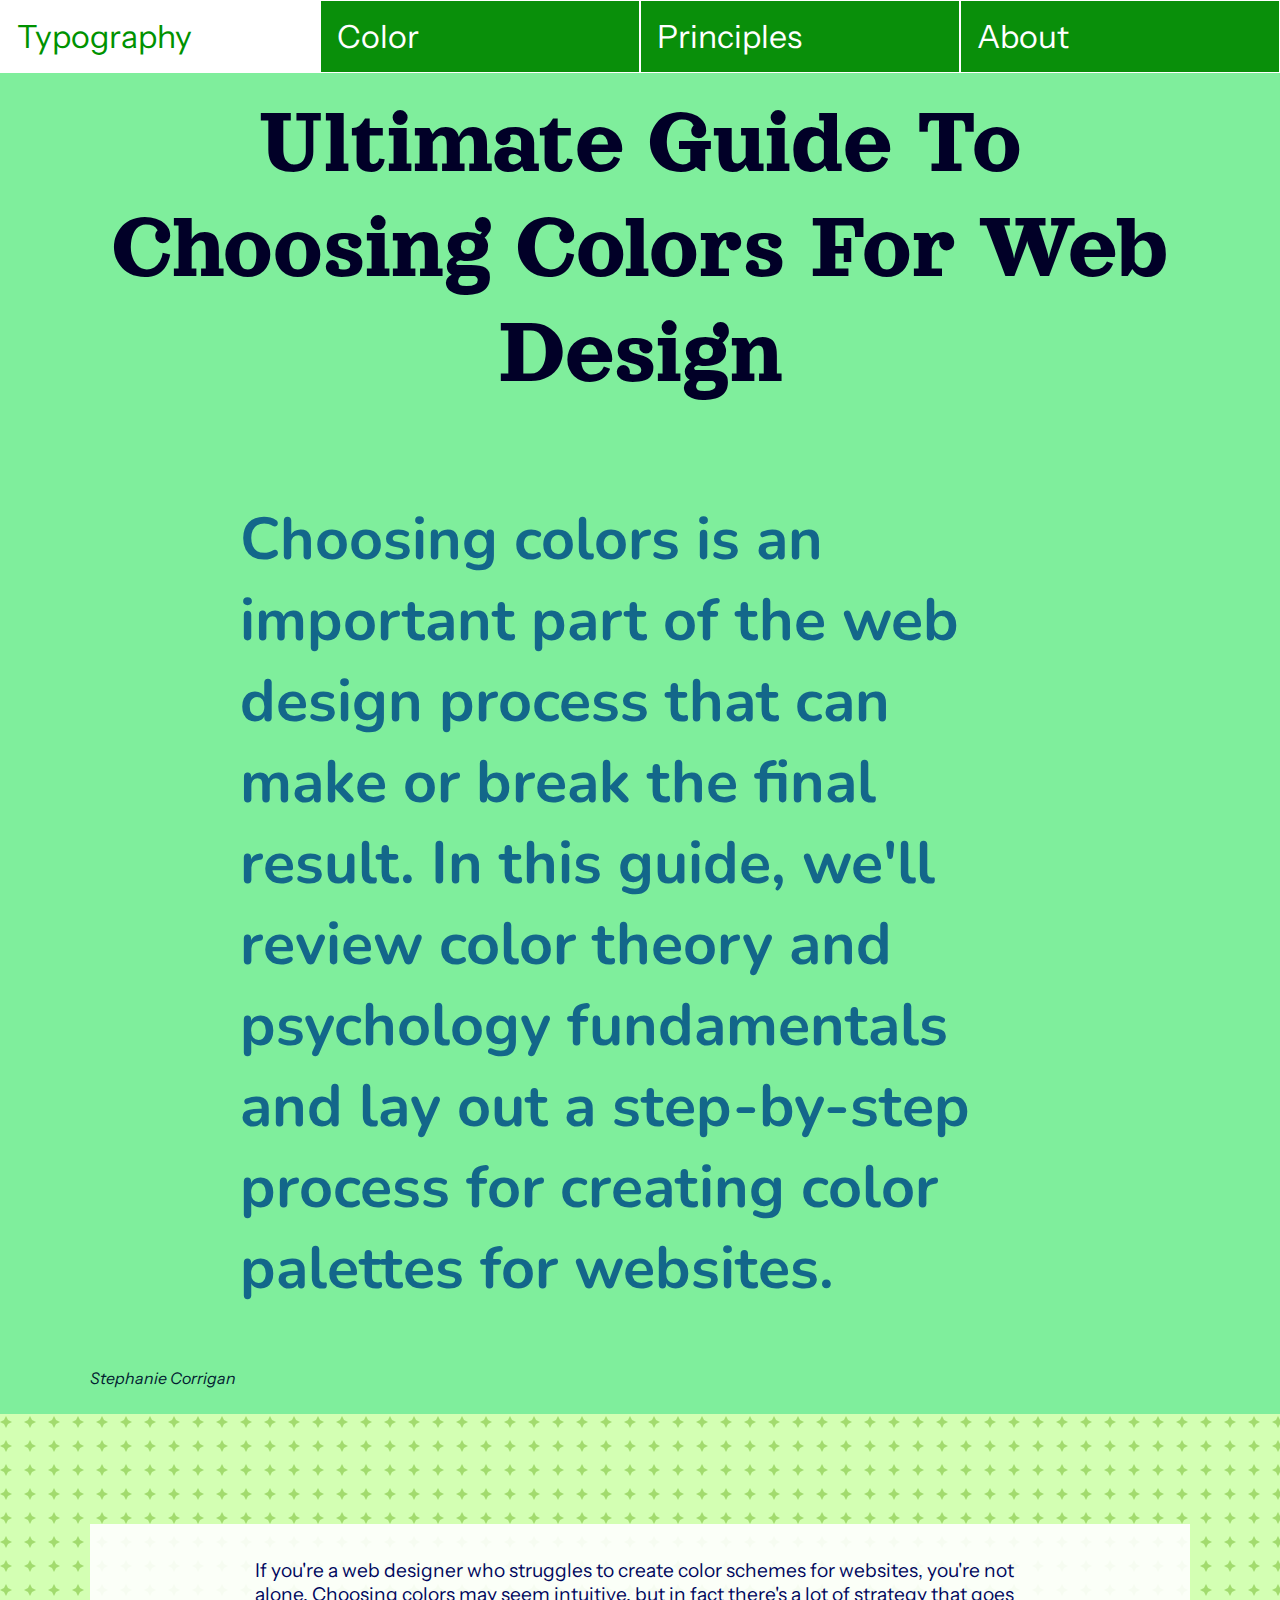
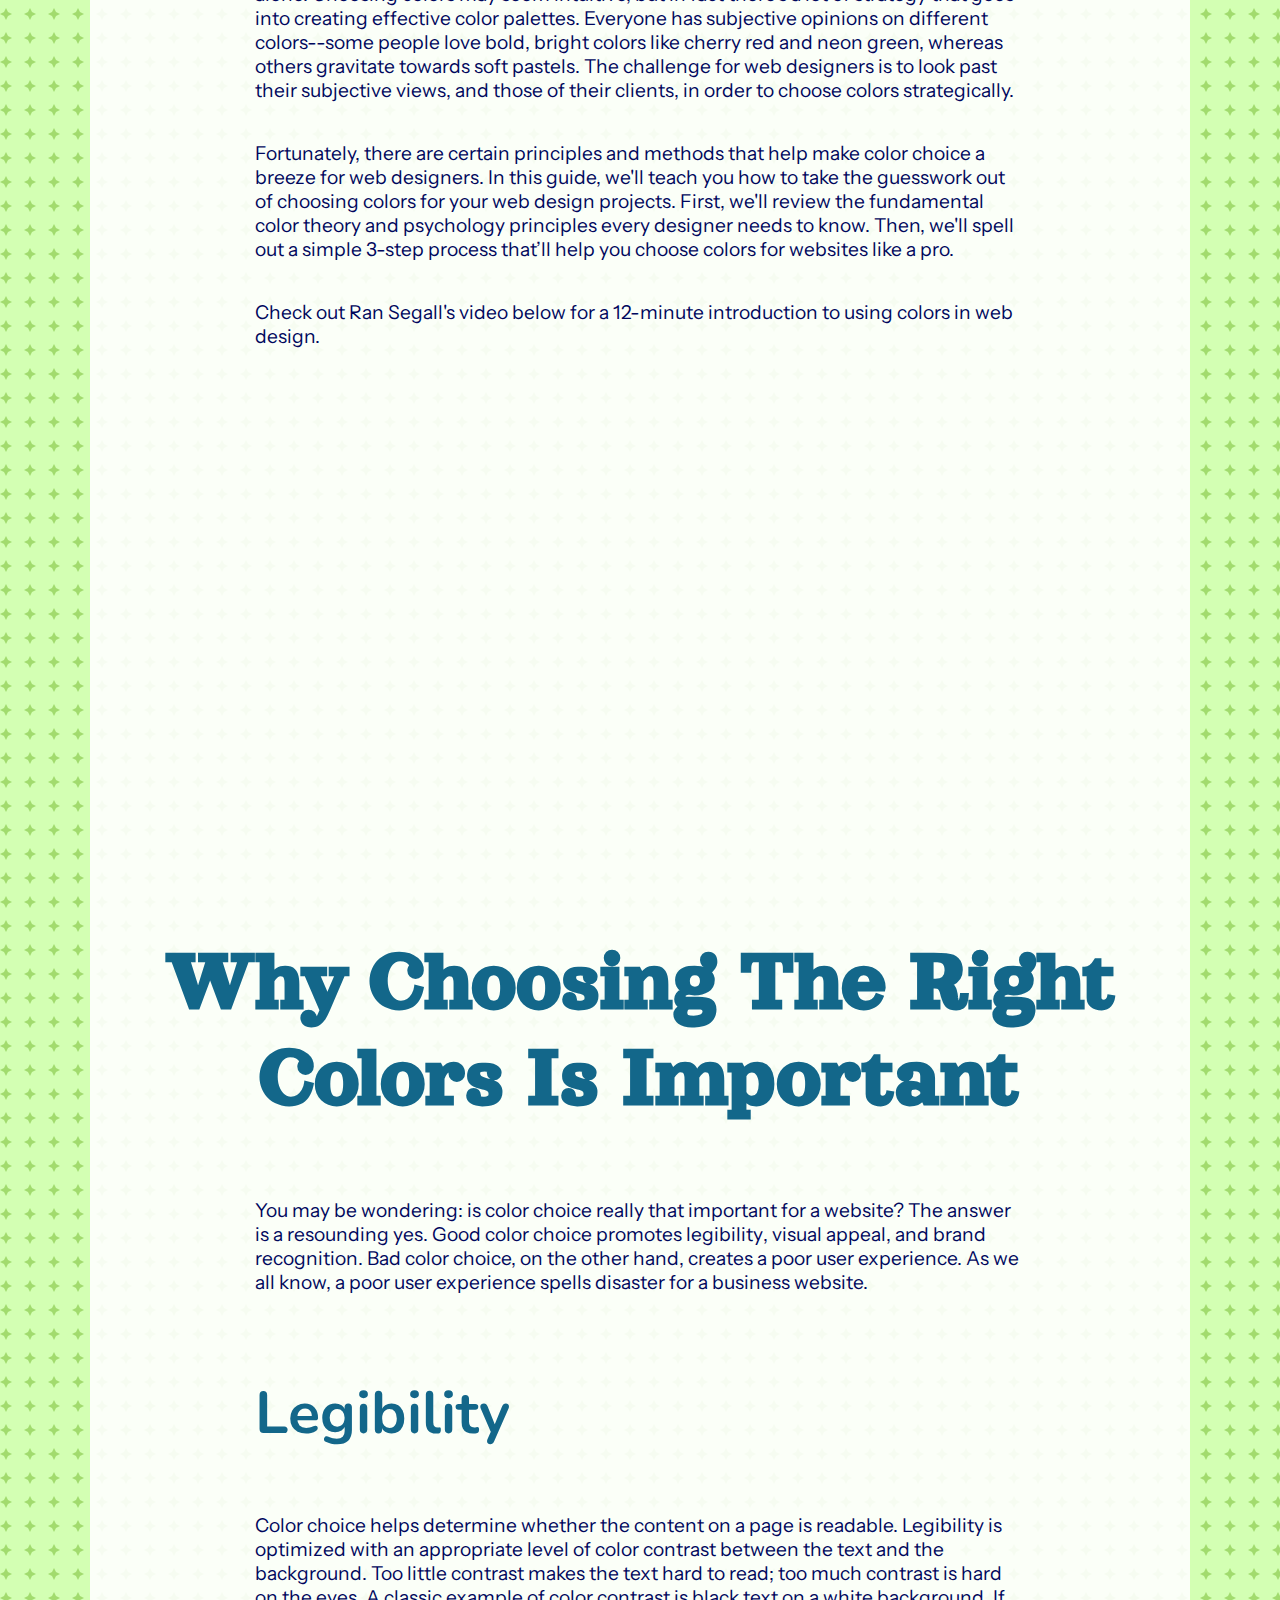
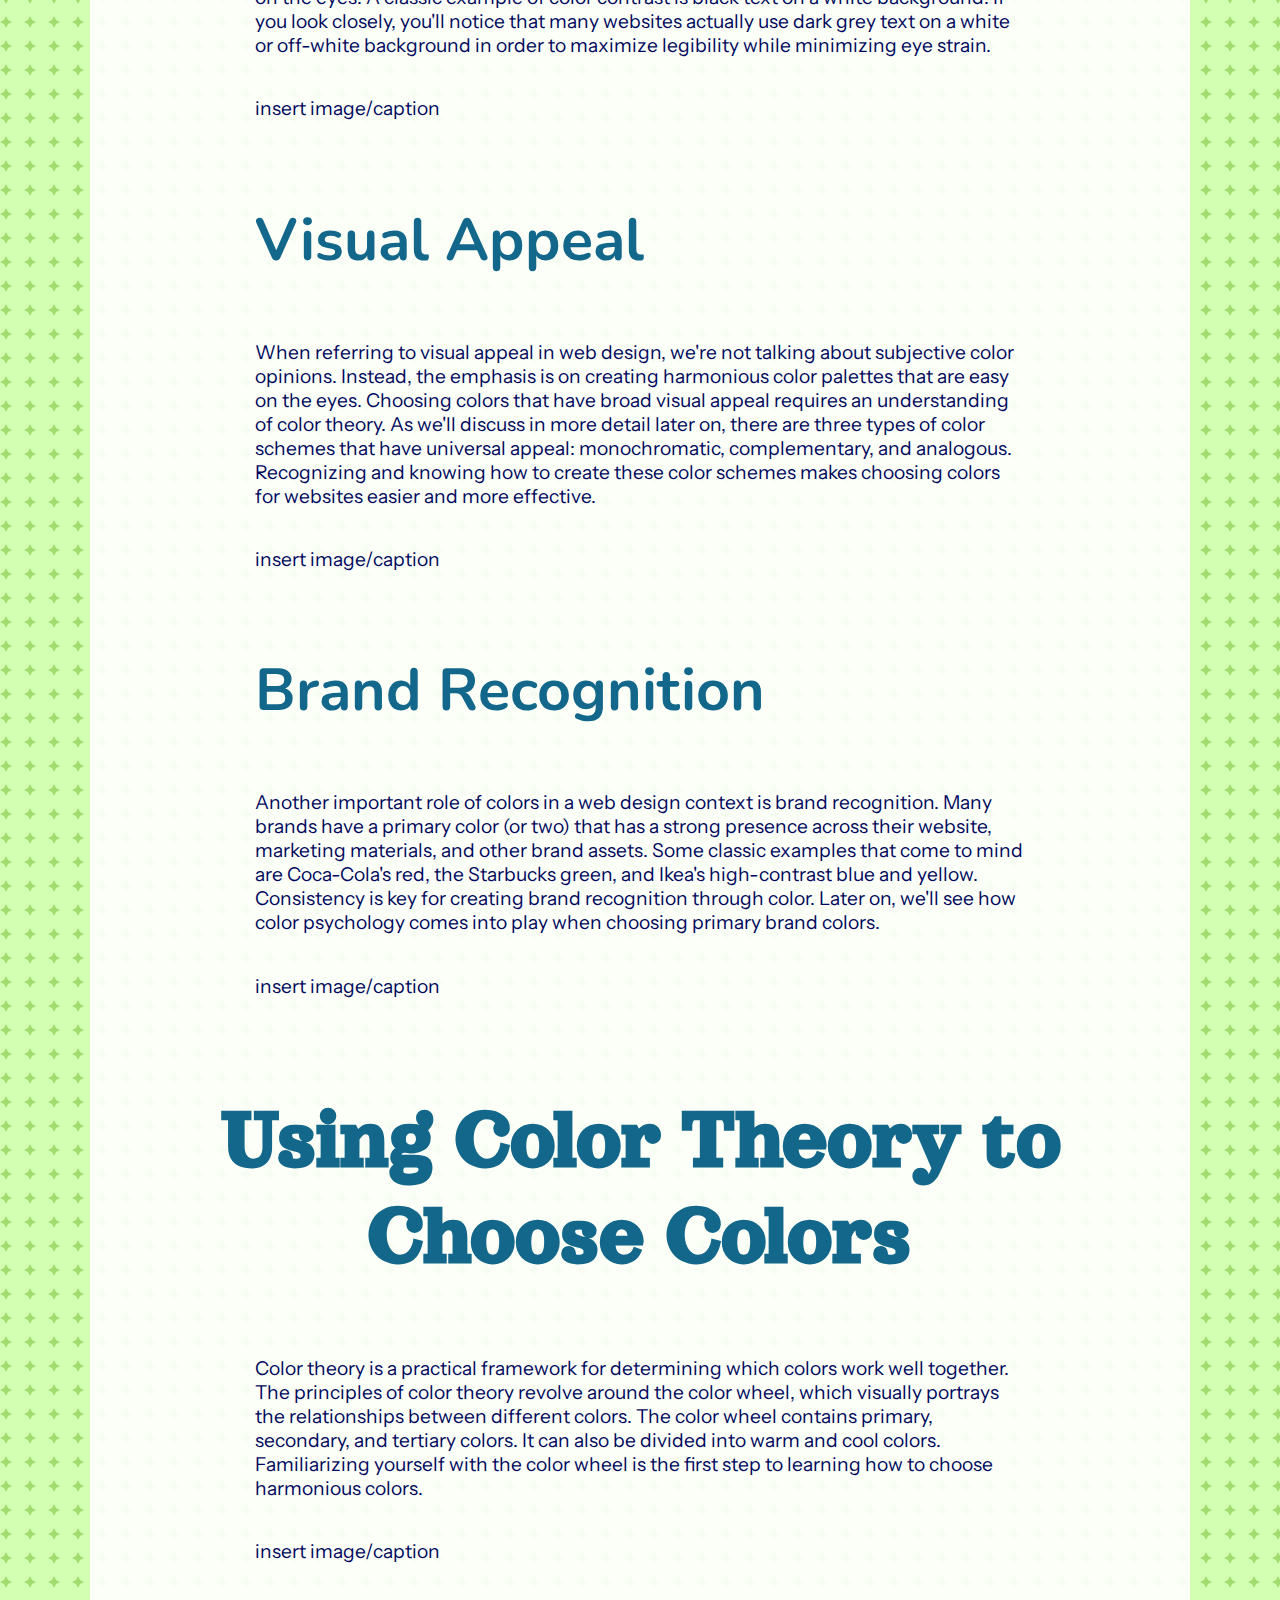
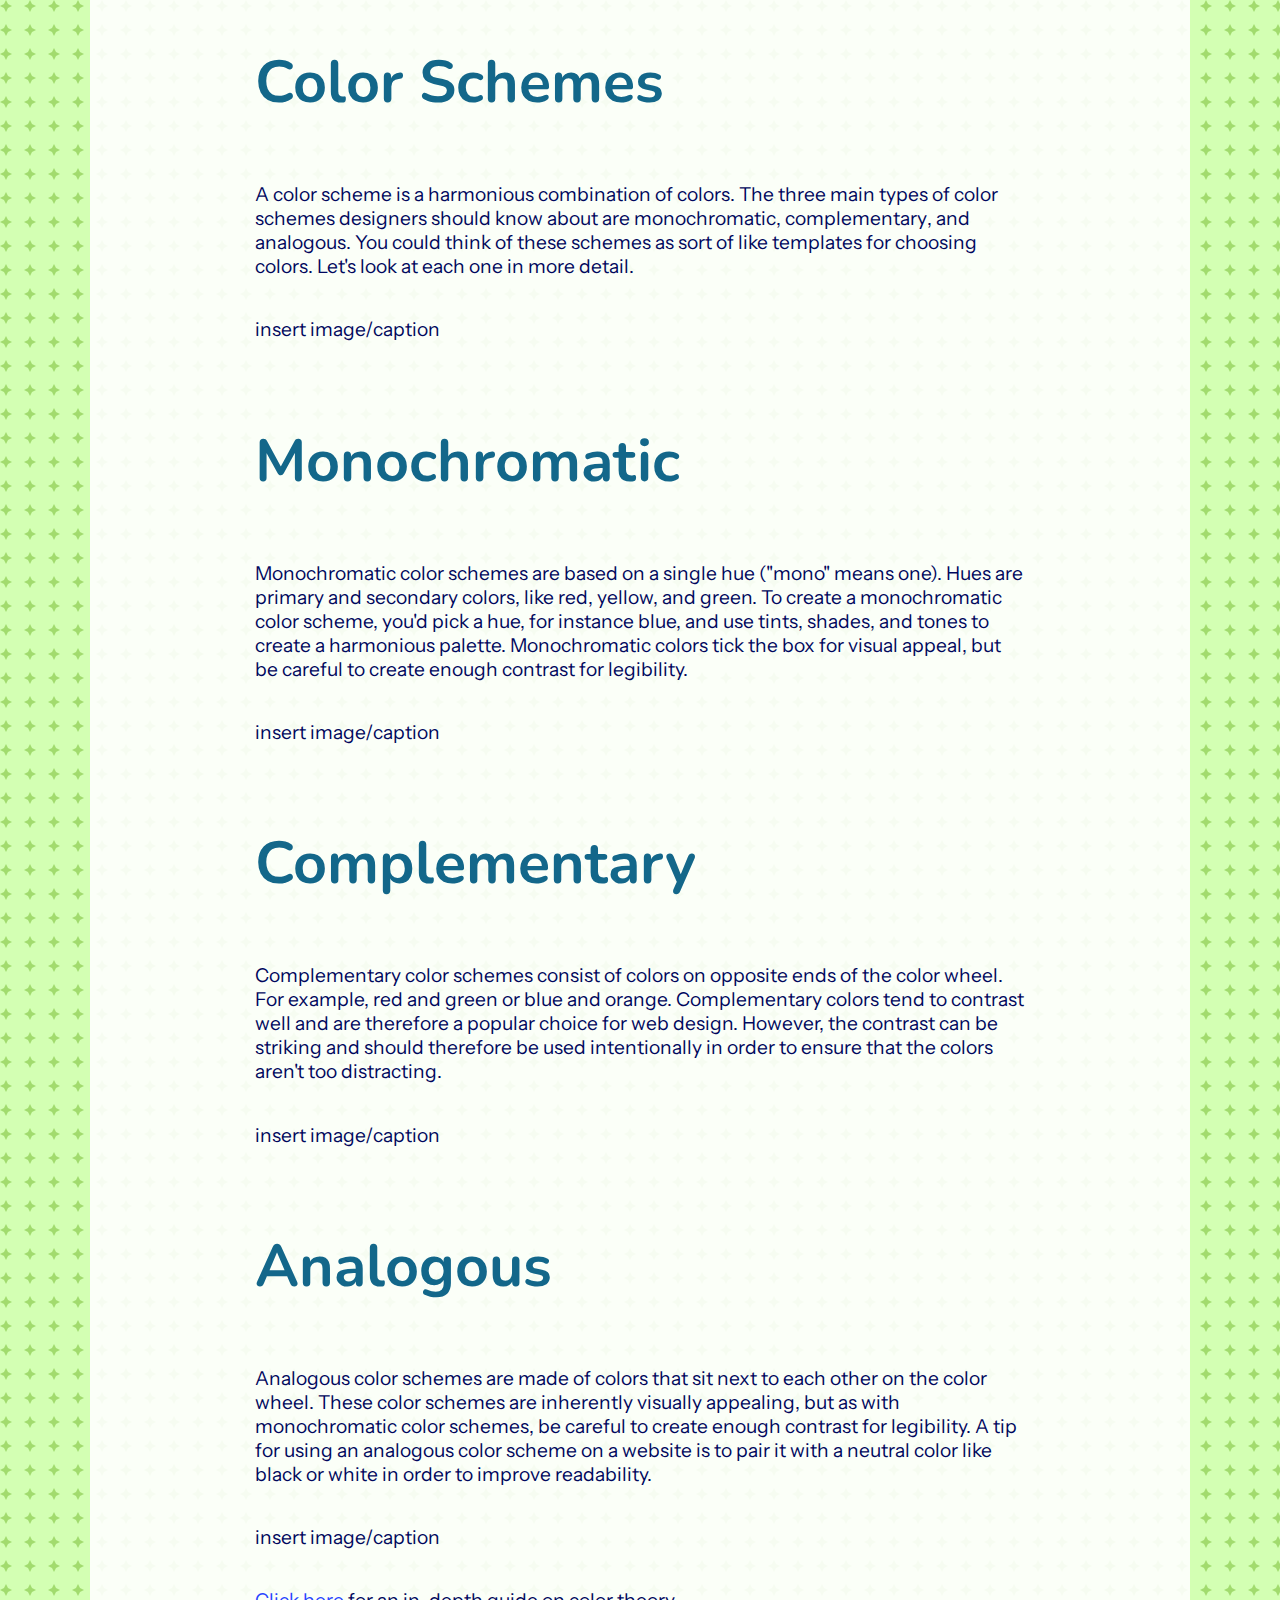
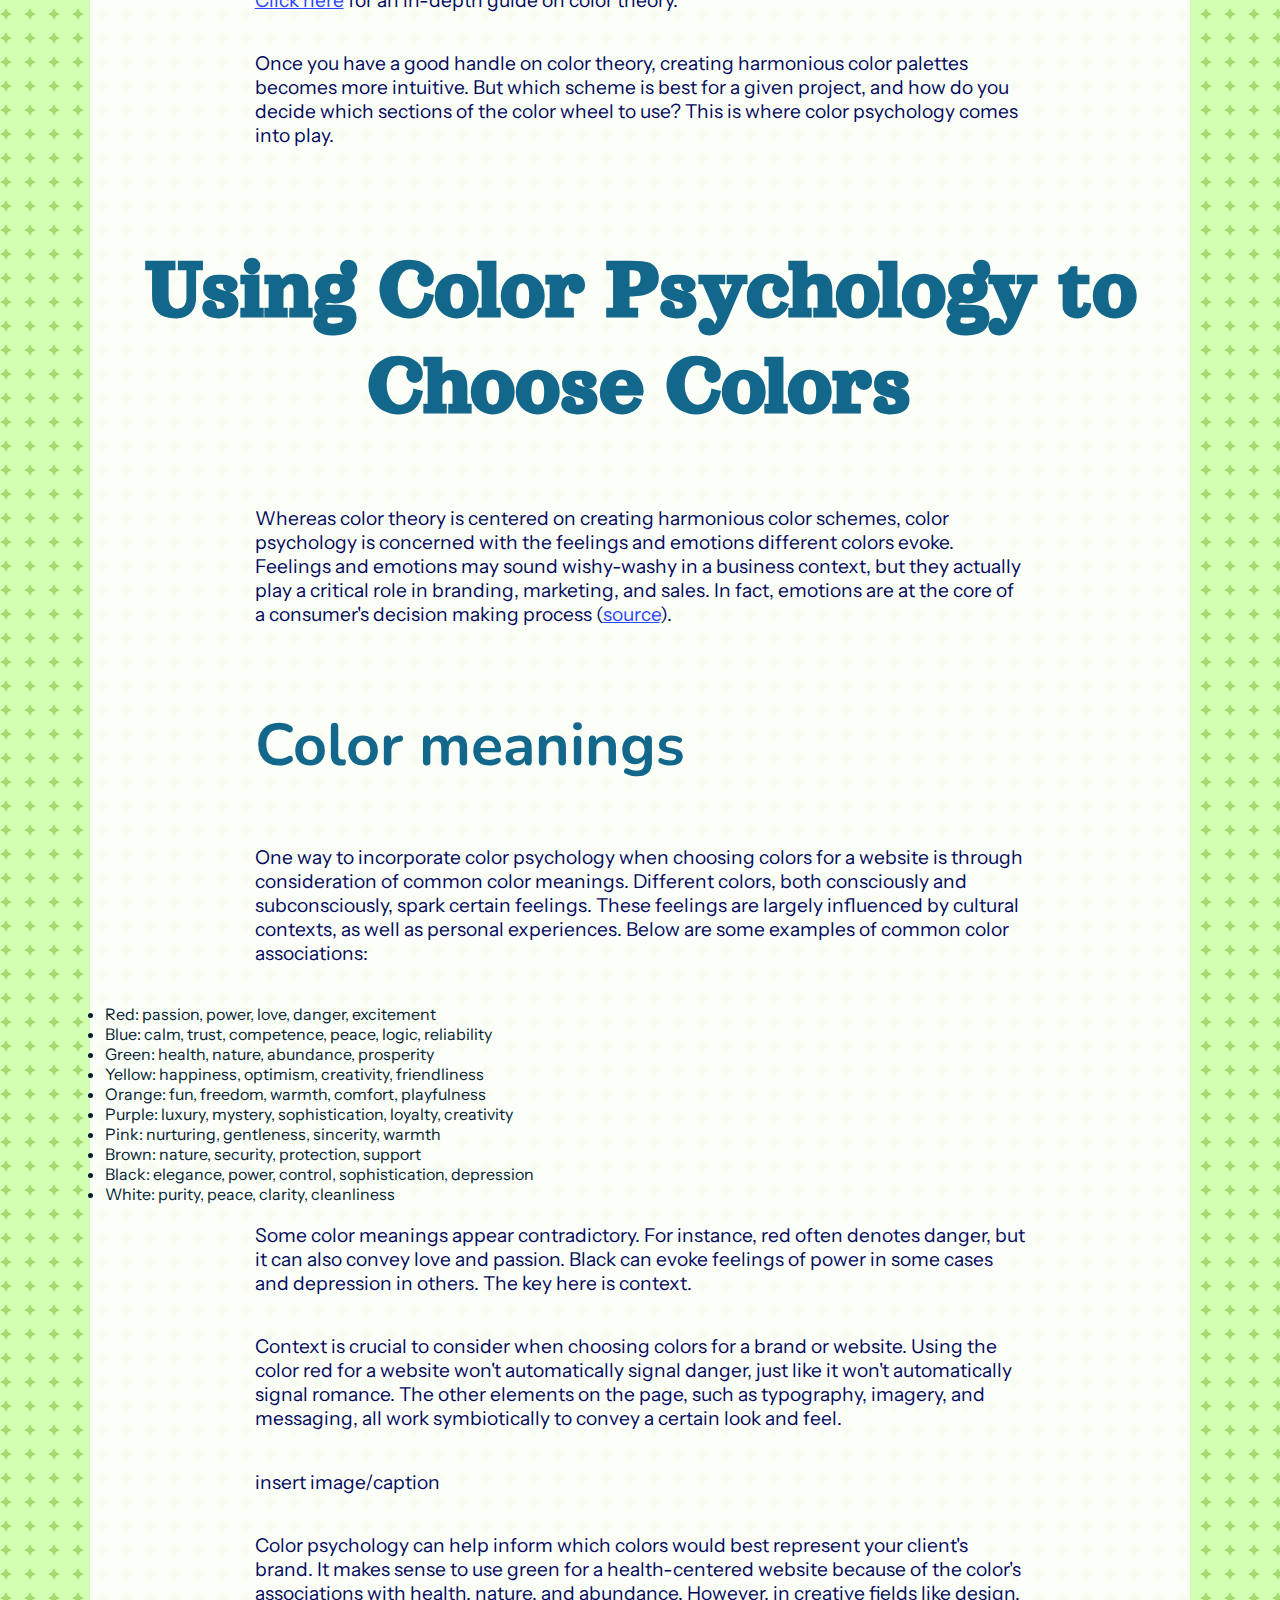
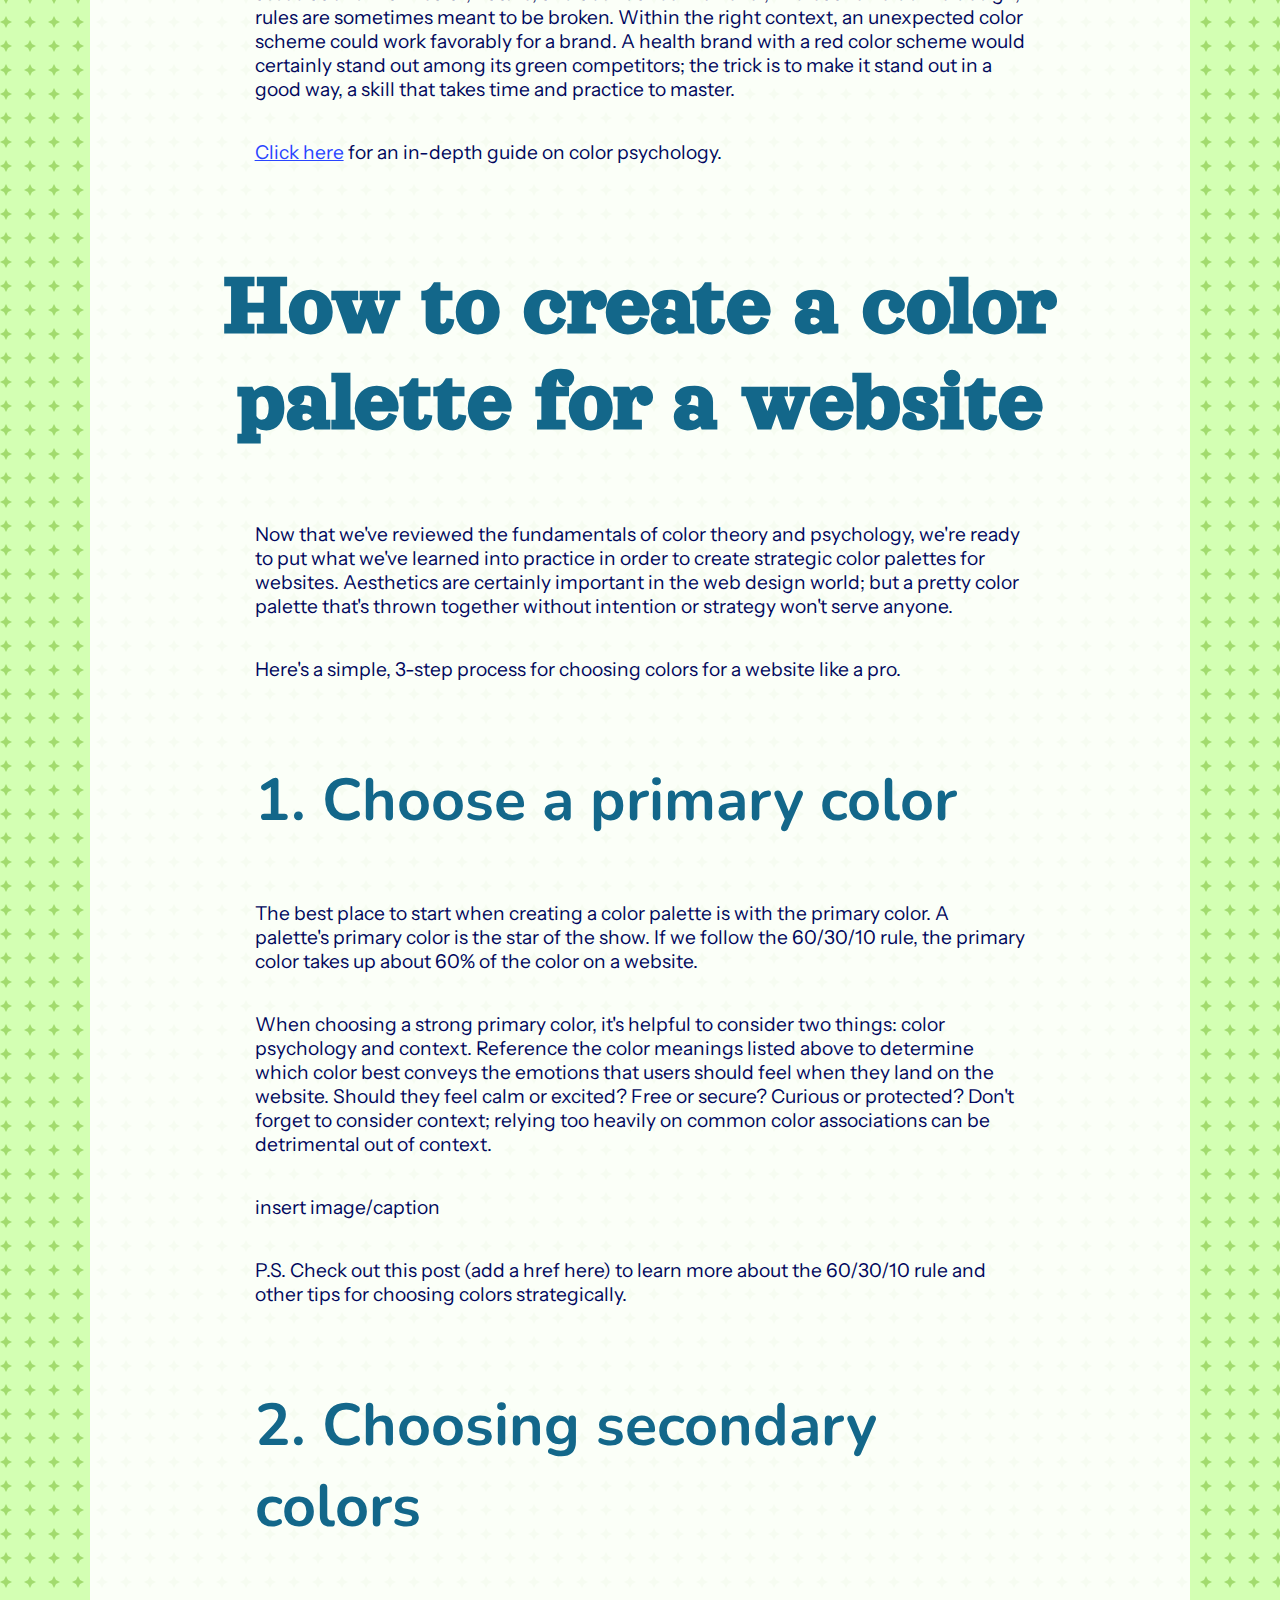
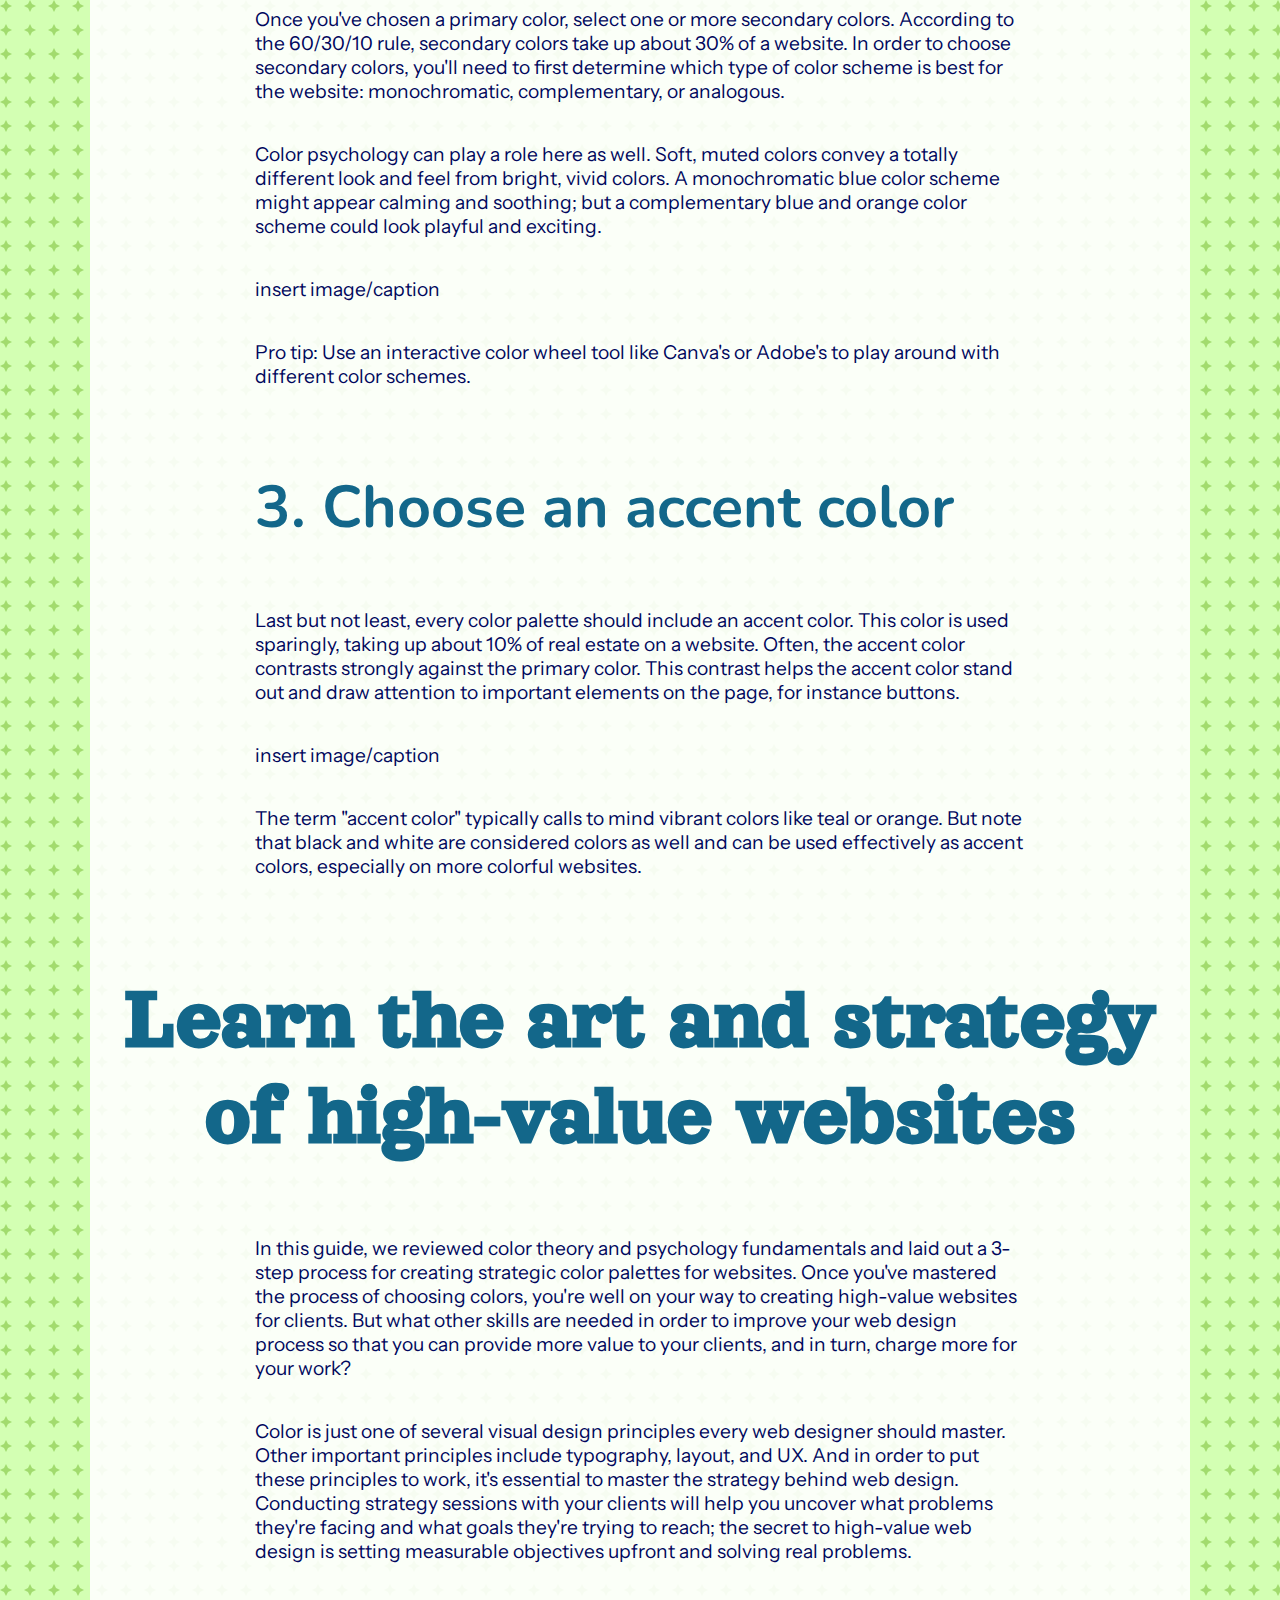
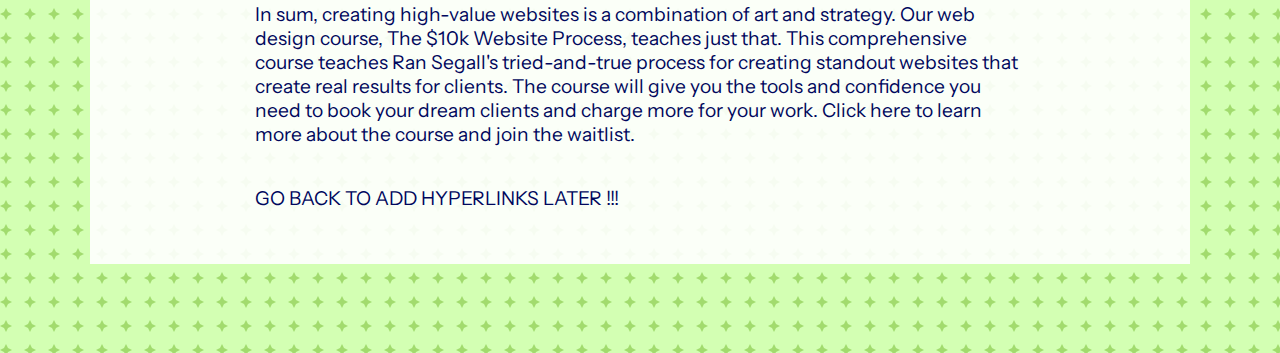
<file: color.html>
<!doctype html>
<html>
<head>
<meta charset="UTF-8">
<title>color.html</title>
<link href="style (1) (1).css" rel="stylesheet" type="text/css">

<link rel="preconnect" href="https://fonts.googleapis.com">
<link rel="preconnect" href="https://fonts.gstatic.com" crossorigin>
<link href="https://fonts.go</p>ogleapis.com/css2?family=Roboto:ital,wght@0,100..900;1,100..900&display=swap" rel="stylesheet">
	
<link rel="preconnect" href="https://fonts.googleapis.com">
<link rel="preconnect" href="https://fonts.gstatic.com" crossorigin>
<link href="https://fonts.googleapis.com/css2?family=Orelega+One&display=swap" rel="stylesheet">
	
<link rel="preconnect" href="https://fonts.googleapis.com">
<link rel="preconnect" href="https://fonts.gstatic.com" crossorigin>
<link href="https://fonts.googleapis.com/css2?family=Lato:ital,wght@0,100;0,300;0,400;0,700;0,900;1,100;1,300;1,400;1,700;1,900&display=swap" rel="stylesheet">
	
<link rel="preconnect" href="https://fonts.googleapis.com">
<link rel="preconnect" href="https://fonts.gstatic.com" crossorigin>
<link href="https://fonts.googleapis.com/css2?family=Nunito:ital,wght@0,200..1000;1,200..1000&display=swap" rel="stylesheet">
	
<link rel="preconnect" href="https://fonts.googleapis.com">
<link rel="preconnect" href="https://fonts.gstatic.com" crossorigin>
<link href="https://fonts.googleapis.com/css2?family=Instrument+Sans:ital,wght@0,400..700;1,400..700&display=swap" rel="stylesheet">
	
</head>

<body>
	
<nav>
<ul>
  <li><a href="typography.html">Typography</a></li>
  <li><a href="color.html">Color</a></li>
  <li><a href="principles.html">Principles</a></li>
  <li><a href="about.html">About</a></li>
</ul>
</nav>
	
<header>
<h1>
Ultimate Guide To Choosing Colors For Web Design
</h1>
<h3>Choosing colors is an important part of the web design process that can make or break the final result. In this guide, we'll review color theory and psychology fundamentals and lay out a step-by-step process for creating color palettes for websites.</h3>
<address>Stephanie Corrigan</address>
</header>
	
<section>
<div class="text-box">
	
<p>If you're a web designer who struggles to create color schemes for websites, you're not alone. Choosing colors may seem intuitive, but in fact there's a lot of strategy that goes into creating effective color palettes. Everyone has subjective opinions on different colors--some people love bold, bright colors like cherry red and neon green, whereas others gravitate towards soft pastels. The challenge for web designers is to look past their subjective views, and those of their clients, in order to choose colors strategically.</p>
<p>Fortunately, there are certain principles and methods that help make color choice a breeze for web designers. In this guide, we'll teach you how to take the guesswork out of choosing colors for your web design projects. First, we'll review the fundamental color theory and psychology principles every designer needs to know. Then, we'll spell out a simple 3-step process that’ll help you choose colors for websites like a pro.</p>
<p><strong>Check out Ran Segall's video below for a 12-minute introduction to using colors in web design.</strong></p>
	
<iframe style="display: block; margin: 0 auto;" iframe width="840" height="472.5" src="https://www.youtube.com/watch?v=UuPt4RpV4Xc" title="YouTube video player" frameborder="0" allow="accelerometer; autoplay; clipboard-write; encrypted-media; gyroscope; picture-in-picture; web-share" referrerpolicy="strict-origin-when-cross-origin" allowfullscreen></iframe>
	
<h2>Why Choosing The Right Colors Is Important</h2>
	<p>You may be wondering: is color choice really that important for a website? The answer is a resounding yes. Good color choice promotes <strong>legibility</strong>, <strong>visual appeal</strong>, and <strong>brand recognition</strong>. Bad color choice, on the other hand, creates a poor user experience. As we all know, a poor user experience spells disaster for a business website.</p>
	
<h3>Legibility</h3>
	<p>Color choice helps determine whether the content on a page is readable. Legibility is optimized with an appropriate level of color contrast between the text and the background. Too little contrast makes the text hard to read; too much contrast is hard on the eyes. A classic example of color contrast is black text on a white background. If you look closely, you'll notice that many websites actually use dark grey text on a white or off-white background in order to maximize legibility while minimizing eye strain.</p>
	<p>insert image/caption</p>
	
<h3>Visual Appeal</h3>
	<p>When referring to visual appeal in web design, we're not talking about subjective color opinions. Instead, the emphasis is on creating harmonious color palettes that are easy on the eyes. Choosing colors that have broad visual appeal requires an understanding of color theory. As we'll discuss in more detail later on, there are three types of color schemes that have universal appeal: monochromatic, complementary, and analogous. Recognizing and knowing how to create these color schemes makes choosing colors for websites easier and more effective.</p>
	<p>insert image/caption</p>
	
<h3>Brand Recognition</h3>
	<p>Another important role of colors in a web design context is brand recognition. Many brands have a primary color (or two) that has a strong presence across their website, marketing materials, and other brand assets. Some classic examples that come to mind are Coca-Cola's red, the Starbucks green, and Ikea's high-contrast blue and yellow. Consistency is key for creating brand recognition through color. Later on, we'll see how color psychology comes into play when choosing primary brand colors.</p>
	<p>insert image/caption</p>
	

<h2>Using Color Theory to Choose Colors</h2>
	<p>Color theory is a practical framework for determining which colors work well together. The principles of color theory revolve around the color wheel, which visually portrays the relationships between different colors. The color wheel contains primary, secondary, and tertiary colors. It can also be divided into warm and cool colors. Familiarizing yourself with the color wheel is the first step to learning how to choose harmonious colors.</p>
	<p>insert image/caption</p>
	
<h3>Color Schemes</h3>
	<p>A color scheme is a harmonious combination of colors. The three main types of color schemes designers should know about are <strong>monochromatic</strong>, <strong>complementary</strong>, and <strong>analogous</strong>. You could think of these schemes as sort of like templates for choosing colors. Let's look at each one in more detail.</p>
	<p>insert image/caption</p>
	
<h3>Monochromatic</h3>
	<p>Monochromatic color schemes are based on a single hue ("mono" means one). Hues are primary and secondary colors, like red, yellow, and green. To create a monochromatic color scheme, you'd pick a hue, for instance blue, and use tints, shades, and tones to create a harmonious palette. Monochromatic colors tick the box for visual appeal, but be careful to create enough contrast for legibility.</p>
	<p>insert image/caption</p>

<h3>Complementary</h3>
	<p>Complementary color schemes consist of colors on opposite ends of the color wheel. For example, red and green or blue and orange. Complementary colors tend to contrast well and are therefore a popular choice for web design. However, the contrast can be striking and should therefore be used intentionally in order to ensure that the colors aren't too distracting.</p>
	<p>insert image/caption</p>
	
<h3>Analogous</h3>
	<p>Analogous color schemes are made of colors that sit next to each other on the color wheel. These color schemes are inherently visually appealing, but as with monochromatic color schemes, be careful to create enough contrast for legibility. A tip for using an analogous color scheme on a website is to pair it with a neutral color like black or white in order to improve readability.</p>
	<p>insert image/caption</p>
	<p><strong><a href="https://www.flux-academy.com/blog/what-is-color-theory" target="_blank">Click here</a> for an in-depth guide on color theory.</strong></p>
	<p>Once you have a good handle on color theory, creating harmonious color palettes becomes more intuitive. But which scheme is best for a given project, and how do you decide which sections of the color wheel to use? This is where color psychology comes into play.</p>

	
<h2>Using Color Psychology to Choose Colors</h2>
	<p>Whereas color theory is centered on creating harmonious color schemes, color psychology is concerned with the feelings and emotions different colors evoke. Feelings and emotions may sound wishy-washy in a business context, but they actually play a critical role in branding, marketing, and sales. In fact, emotions are at the core of a consumer's decision making process (<a href="https://www.psychologytoday.com/us/blog/inside-the-consumer-mind/201302/how-emotions-influence-what-we-buy#:~:text=The%20emotional%20core%20of%20consumer%20decision%2Dmaking&text=Most%20people%20believe%20that%20the,cases%2C%20even%20determine%20our%20decisions.&text=These%20emotions%20create%20preferences%2C%20which%20lead%20to%20our%20decision." target="_blank">source</a>).</p>
	
<h3>Color meanings</h3>
	<p>One way to incorporate color psychology when choosing colors for a website is through consideration of common color meanings. Different colors, both consciously and subconsciously, spark certain feelings. These feelings are largely influenced by cultural contexts, as well as personal experiences. Below are some examples of common color associations:</p>
	<li><strong>Red</strong>: passion, power, love, danger, excitement</li>
	<li><strong>Blue</strong>: calm, trust, competence, peace, logic, reliability</li>
	<li><strong>Green</strong>: health, nature, abundance, prosperity</li>
	<li><strong>Yellow</strong>: happiness, optimism, creativity, friendliness</li>
	<li><strong>Orange</strong>: fun, freedom, warmth, comfort, playfulness</li>
	<li><strong>Purple</strong>: luxury, mystery, sophistication, loyalty, creativity</li>
	<li><strong>Pink</strong>: nurturing, gentleness, sincerity, warmth</li>
	<li><strong>Brown</strong>: nature, security, protection, support</li>
	<li><strong>Black</strong>: elegance, power, control, sophistication, depression</li>
	<li><strong>White</strong>: purity, peace, clarity, cleanliness</li>
	<p>Some color meanings appear contradictory. For instance, red often denotes danger, but it can also convey love and passion. Black can evoke feelings of power in some cases and depression in others. The key here is <strong>context</strong>.</p>
	<p>Context is crucial to consider when choosing colors for a brand or website. Using the color red for a website won't automatically signal danger, just like it won't automatically signal romance. The other elements on the page, such as typography, imagery, and messaging, all work symbiotically to convey a certain look and feel.</p>
	<p>insert image/caption</p>
	<p>Color psychology can help inform which colors would best represent your client's brand. It makes sense to use green for a health-centered website because of the color's associations with health, nature, and abundance. However, in creative fields like design, rules are sometimes meant to be broken. Within the right context, an unexpected color scheme could work favorably for a brand. A health brand with a red color scheme would certainly stand out among its green competitors; the trick is to make it stand out in a good way, a skill that takes time and practice to master.</p>
	<p><strong><a href="https://www.flux-academy.com/blog/the-psychology-of-color-how-valuable-web-designers-choose-colors" target="_blank">Click here</a> for an in-depth guide on color psychology.</strong></p>
	

<h2>How to create a color palette for a website</h2>
	<p>Now that we've reviewed the fundamentals of color theory and psychology, we're ready to put what we've learned into practice in order to create strategic color palettes for websites. Aesthetics are certainly important in the web design world; but a pretty color palette that's thrown together without intention or strategy won't serve anyone.</p>
	<p>Here's a simple, 3-step process for choosing colors for a website like a pro.</p>
	
<h3>1. Choose a primary color</h3>
	<p>The best place to start when creating a color palette is with the primary color. A palette's primary color is the star of the show. If we follow the <strong>60/30/10</strong> rule, the primary color takes up about 60% of the color on a website.</p>
	<p>When choosing a strong primary color, it's helpful to consider two things: <strong>color psychology</strong> and <strong>context</strong>. Reference the color meanings listed above to determine which color best conveys the emotions that users should feel when they land on the website. Should they feel calm or excited? Free or secure? Curious or protected? Don't forget to consider context; relying too heavily on common color associations can be detrimental out of context.</p>
	<p>insert image/caption</p>
	<p><strong>P.S. Check out this post (add a href here) to learn more about the 60/30/10 rule and other tips for choosing colors strategically.</strong></p>

<h3>2. Choosing secondary colors</h3>
	<p>Once you've chosen a primary color, select one or more secondary colors. According to the 60/30/10 rule, secondary colors take up about 30% of a website. In order to choose secondary colors, you'll need to first determine which type of color scheme is best for the website: monochromatic, complementary, or analogous.</p>
	<p>Color psychology can play a role here as well. Soft, muted colors convey a totally different look and feel from bright, vivid colors. A monochromatic blue color scheme might appear calming and soothing; but a complementary blue and orange color scheme could look playful and exciting.</p>
	<p>insert image/caption</p>
	<p><strong>Pro tip: Use an interactive color wheel tool like Canva's or Adobe's to play around with different color schemes.</strong></p>
	
<h3>3. Choose an accent color</h3>
	<p>Last but not least, every color palette should include an accent color. This color is used sparingly, taking up about 10% of real estate on a website. Often, the accent color contrasts strongly against the primary color. This contrast helps the accent color stand out and draw attention to important elements on the page, for instance buttons.</p>
	<p>insert image/caption</p>
	<p>The term "accent color" typically calls to mind vibrant colors like teal or orange. But note that black and white are considered colors as well and can be used effectively as accent colors, especially on more colorful websites.</p>
	

<h2>Learn the art and strategy of high-value websites</h2>
	<p>In this guide, we reviewed color theory and psychology fundamentals and laid out a 3-step process for creating strategic color palettes for websites. Once you've mastered the process of choosing colors, you're well on your way to creating high-value websites for clients. But what other skills are needed in order to improve your web design process so that you can provide more value to your clients, and in turn, charge more for your work?</p>
	<p>Color is just one of several visual design principles every web designer should master. Other important principles include typography, layout, and UX. And in order to put these principles to work, it's essential to master the strategy behind web design. Conducting strategy sessions with your clients will help you uncover what problems they're facing and what goals they're trying to reach; the secret to high-value web design is setting measurable objectives upfront and solving real problems.</p>
	<p>In sum, creating high-value websites is a combination of art and strategy. Our web design course, The $10k Website Process, teaches just that. This comprehensive course teaches Ran Segall's tried-and-true process for creating standout websites that create real results for clients. The course will give you the tools and confidence you need to book your dream clients and charge more for your work. Click here to learn more about the course and join the waitlist.</p>
	
<p>GO BACK TO ADD HYPERLINKS LATER !!!</p>
	
	
</div>
</section>
</body>
</html>
</file>
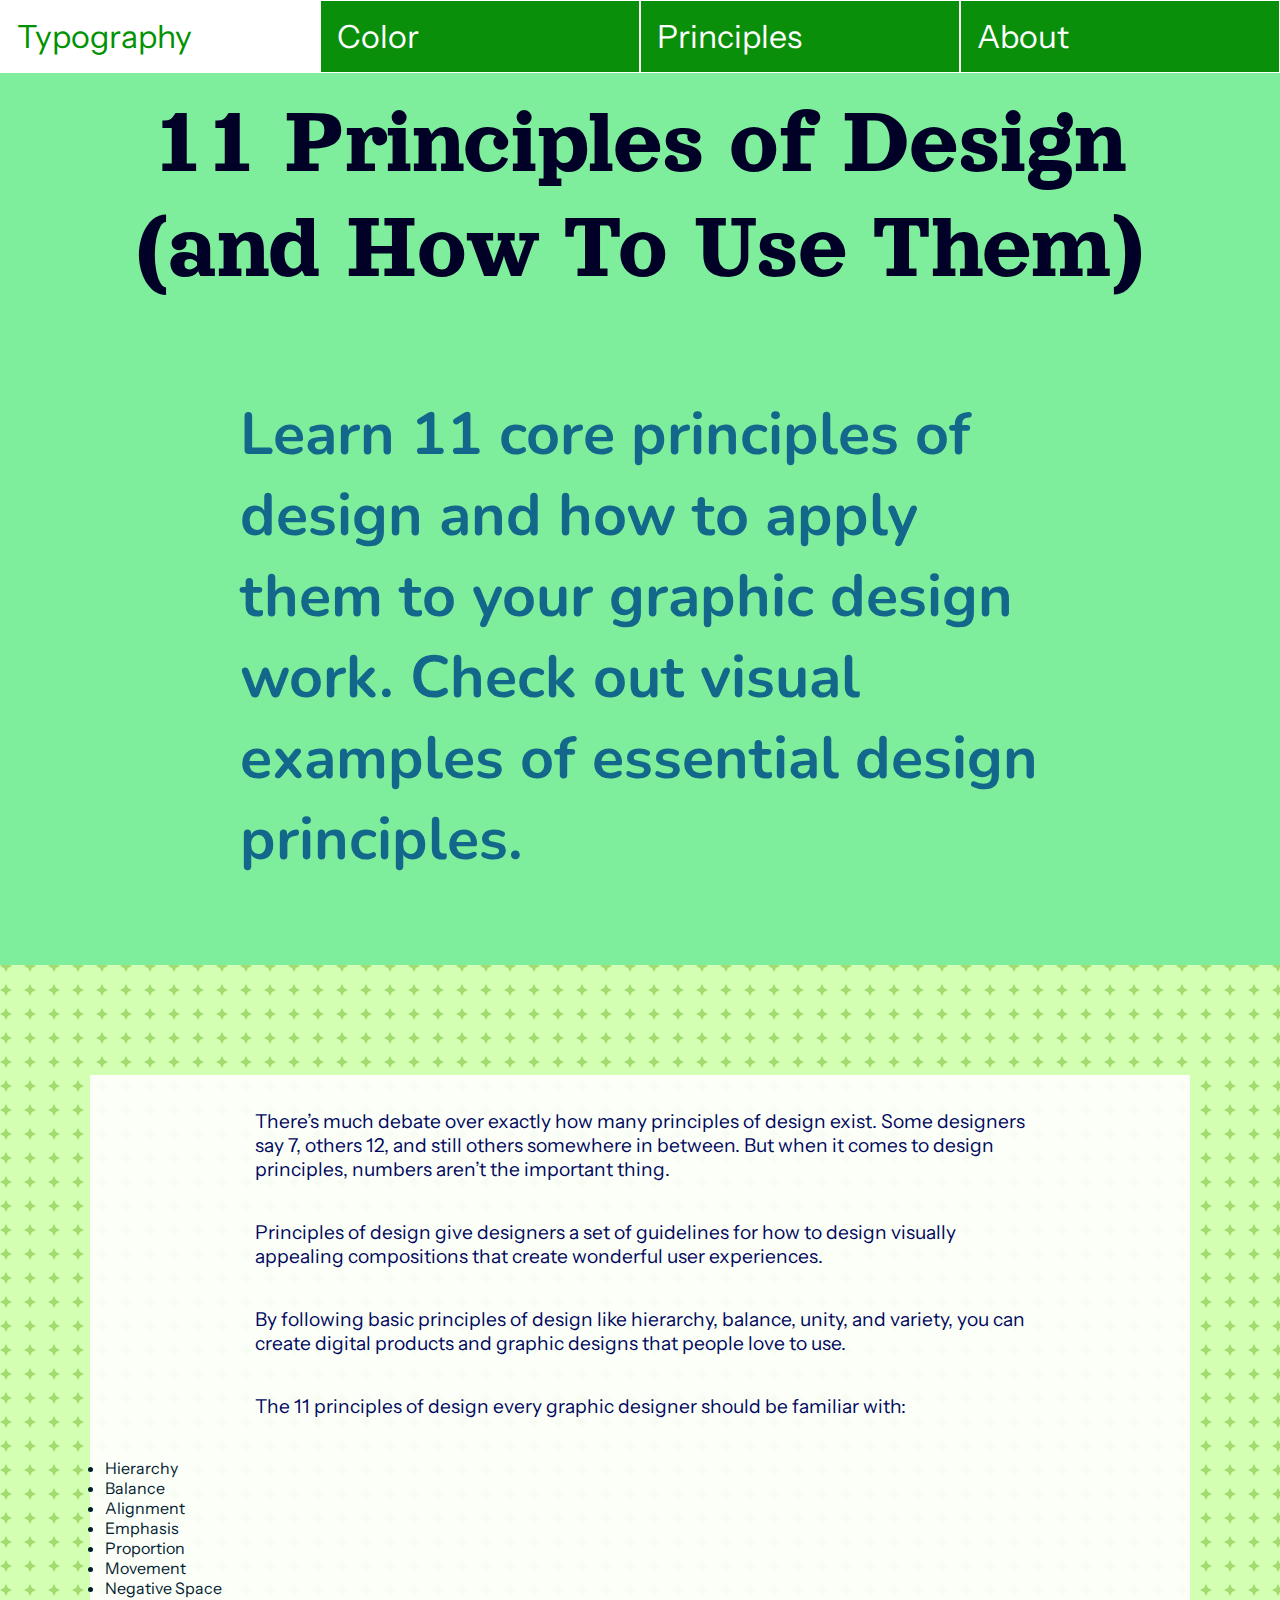
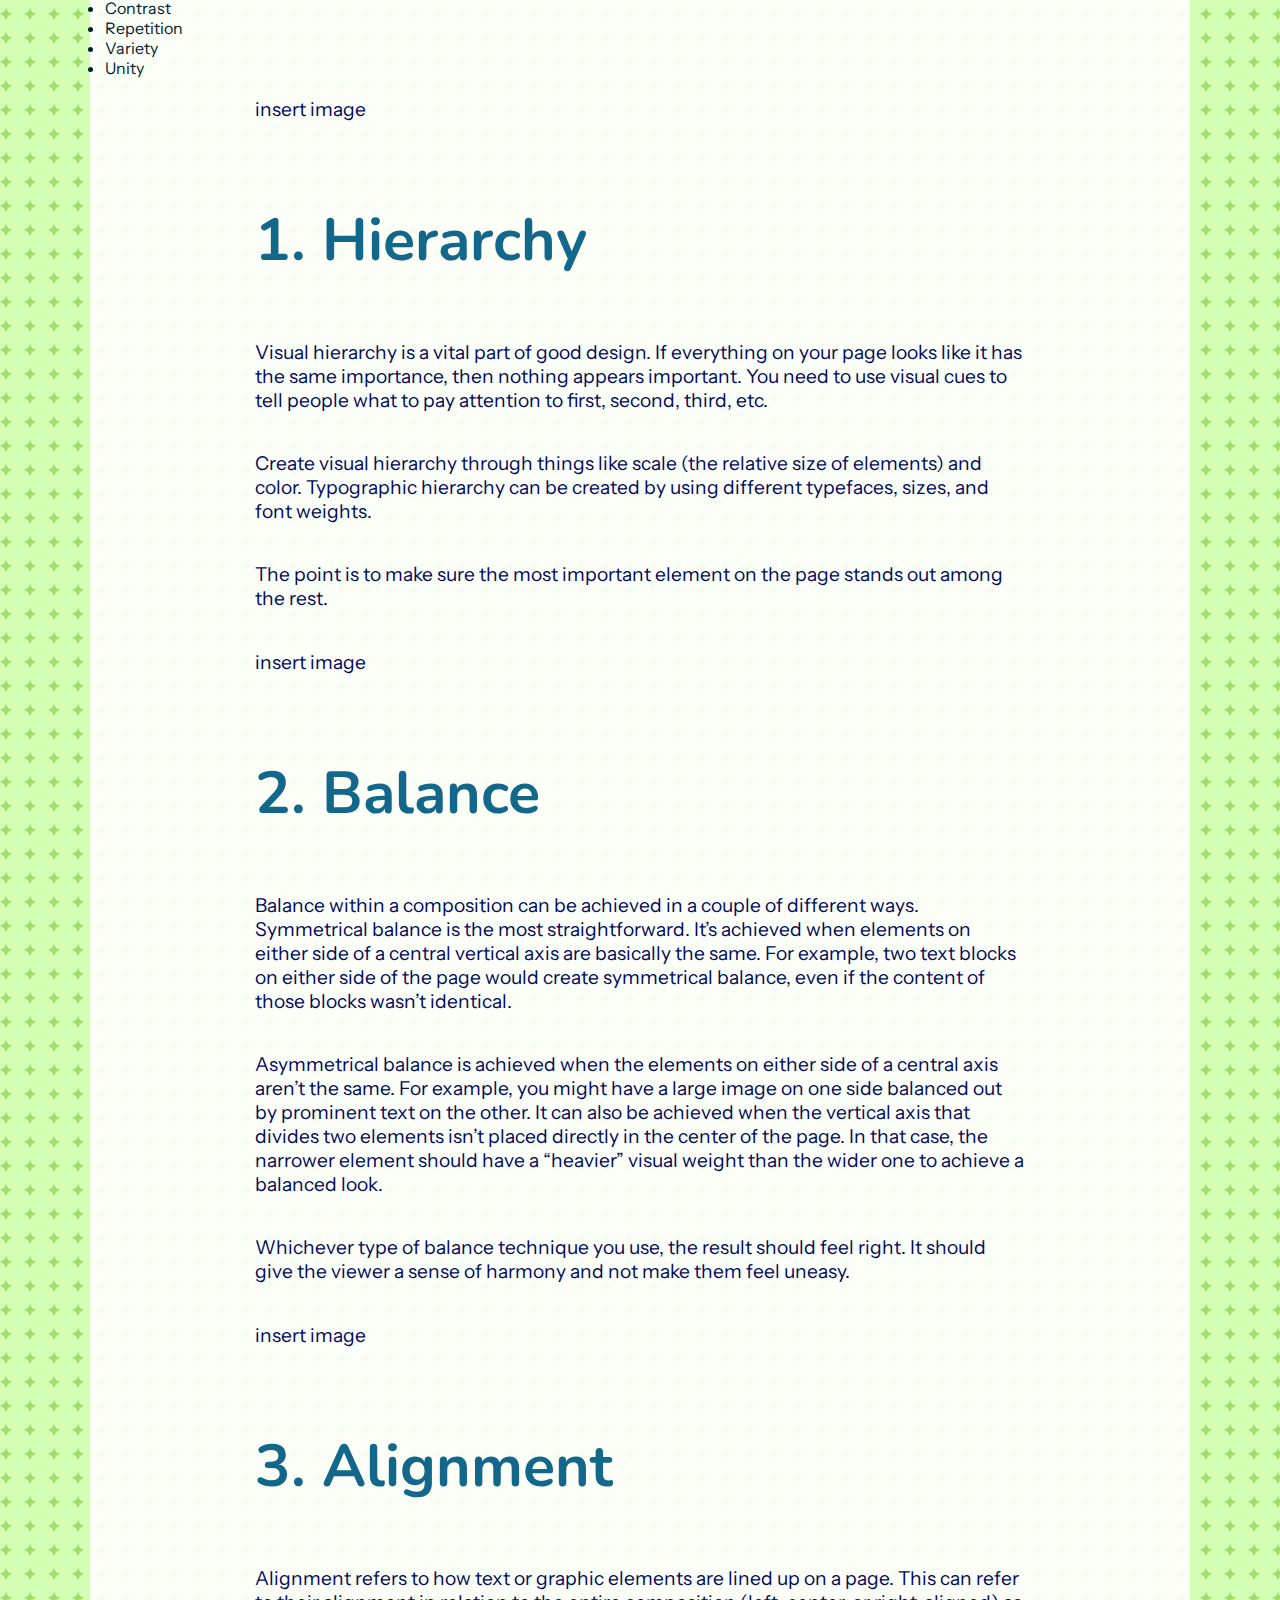
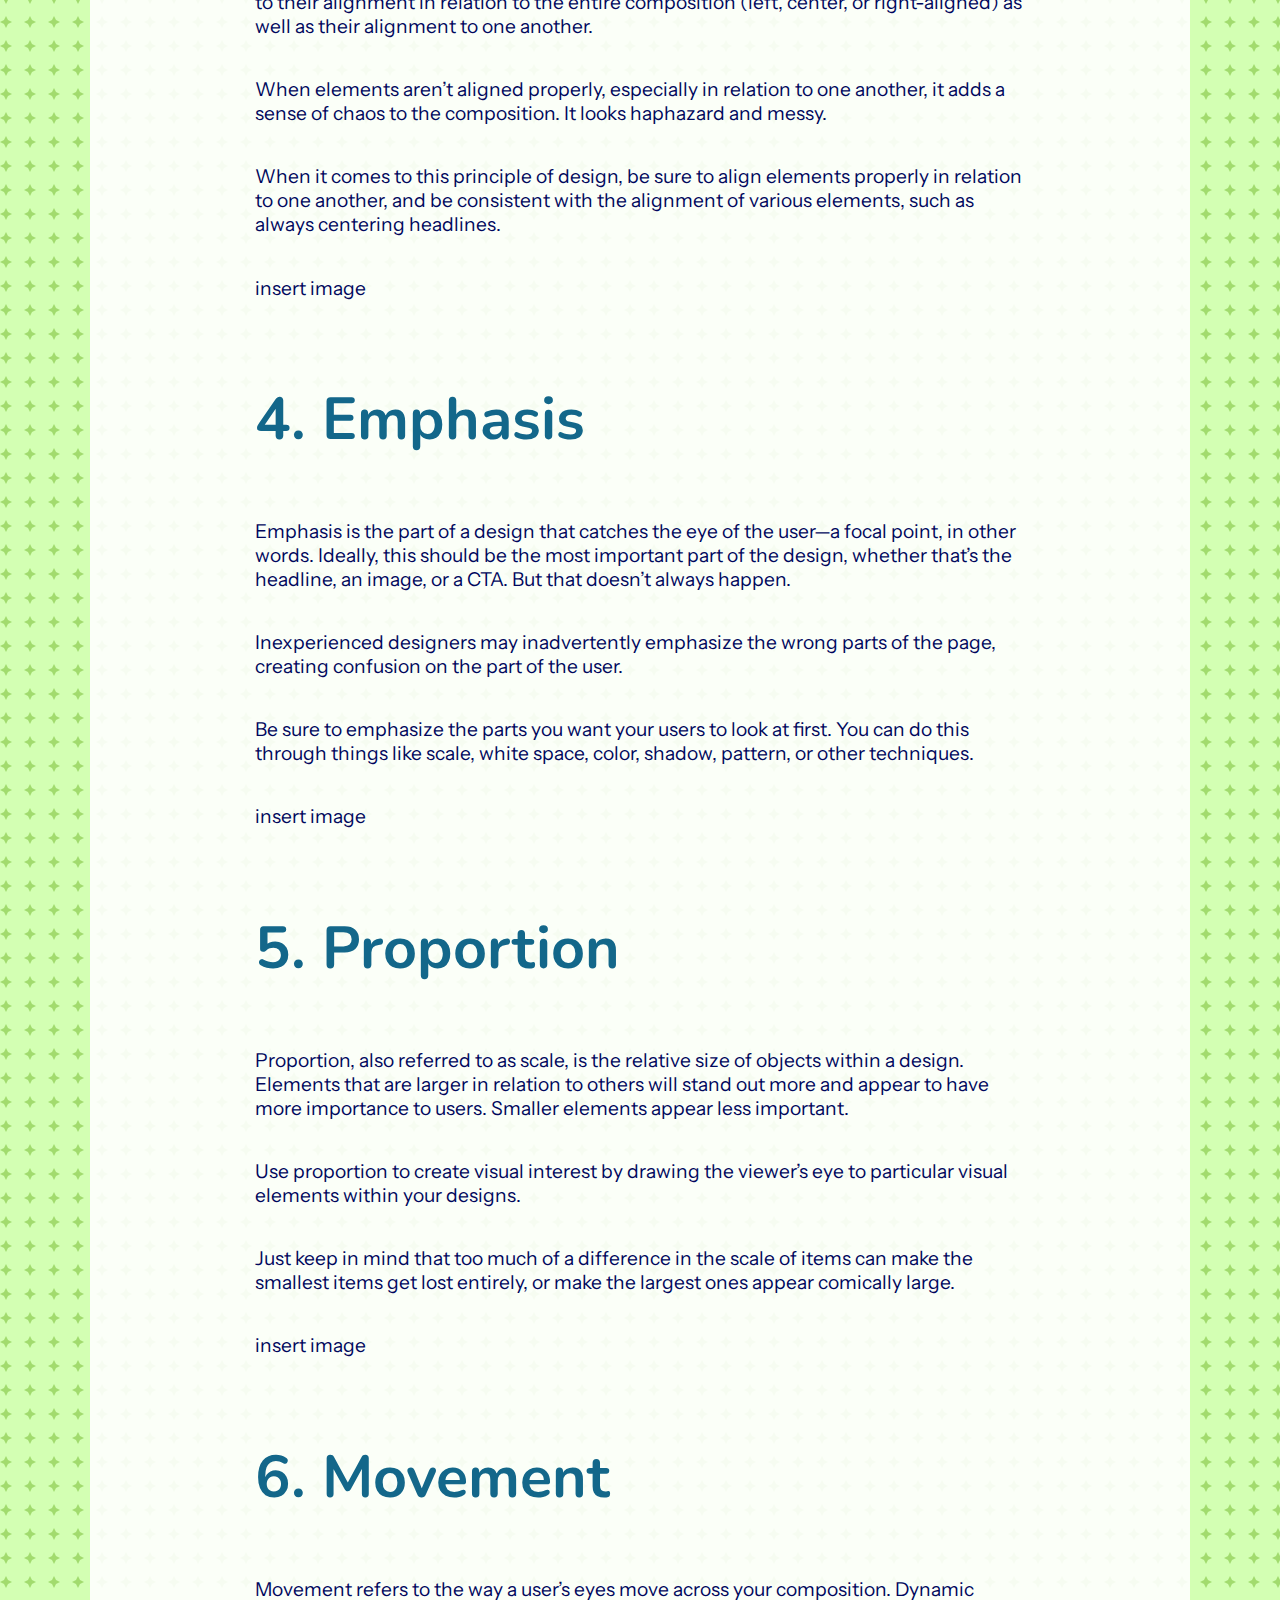
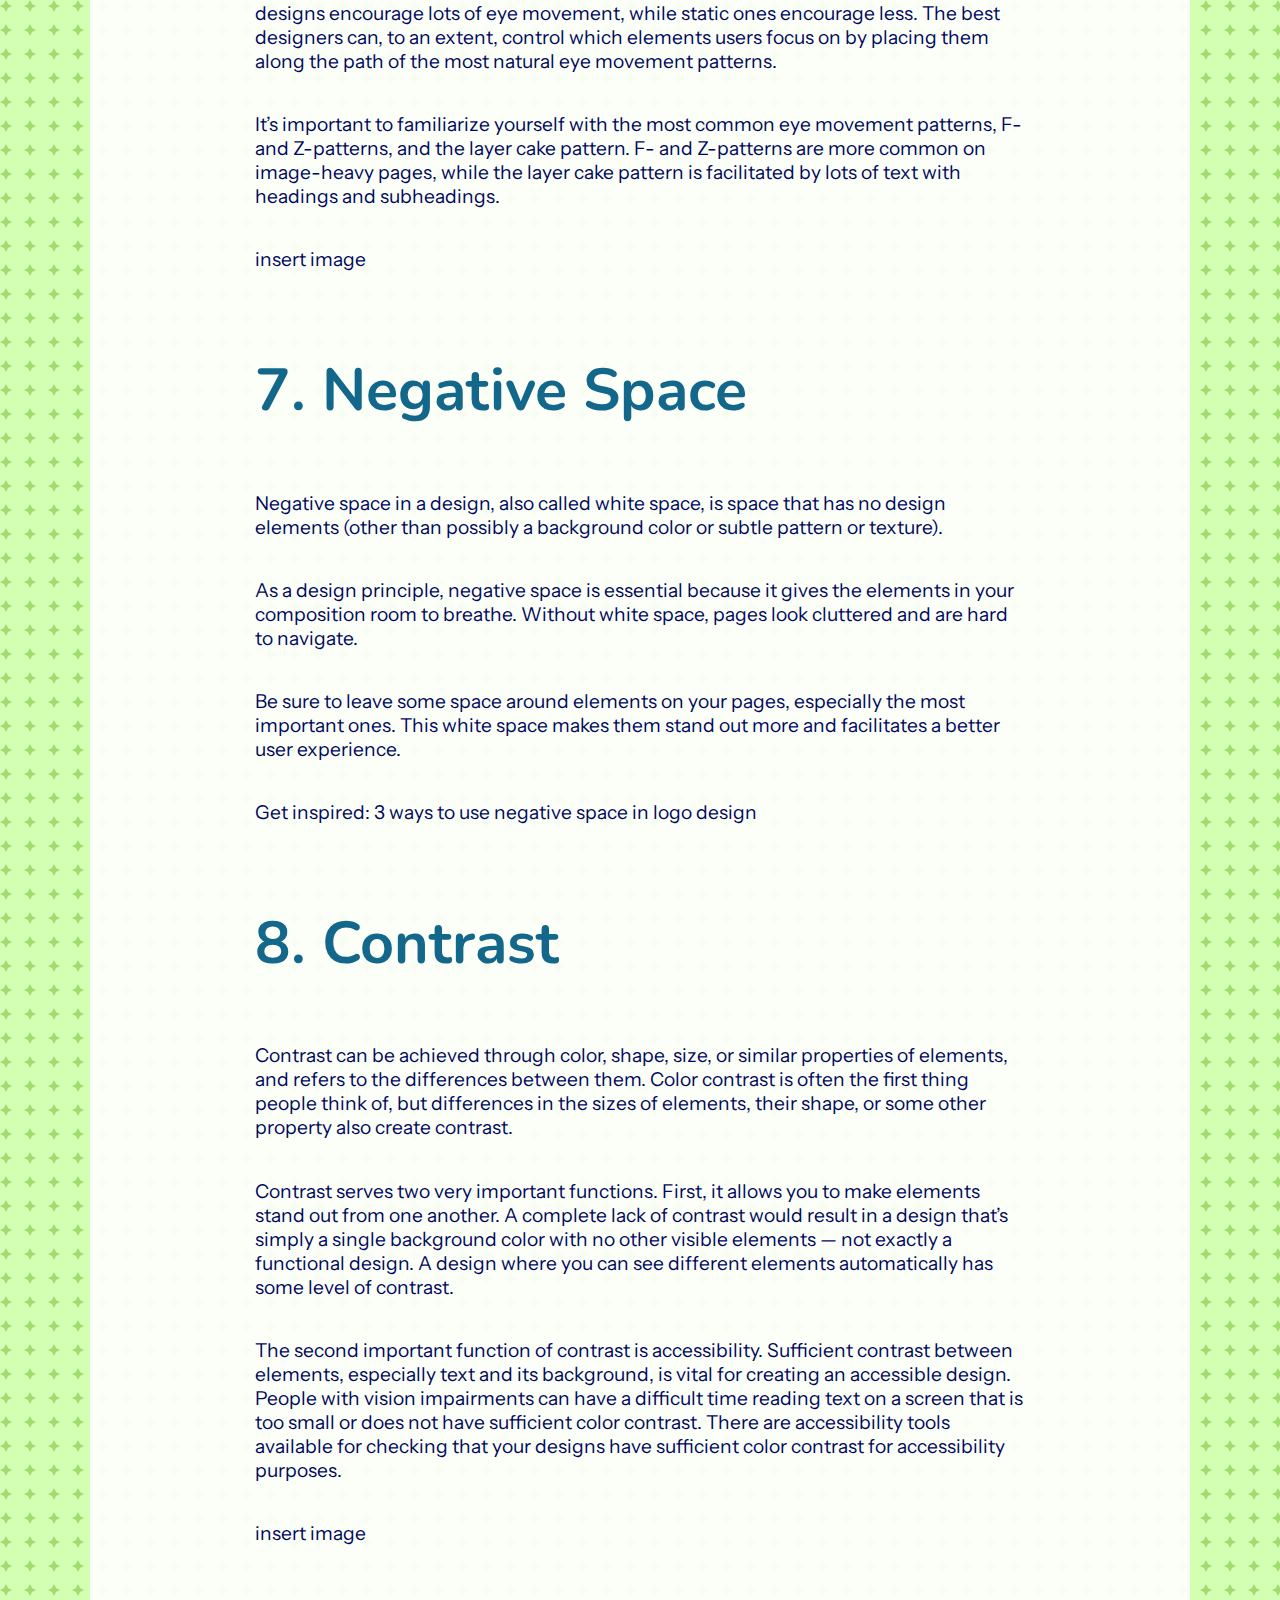
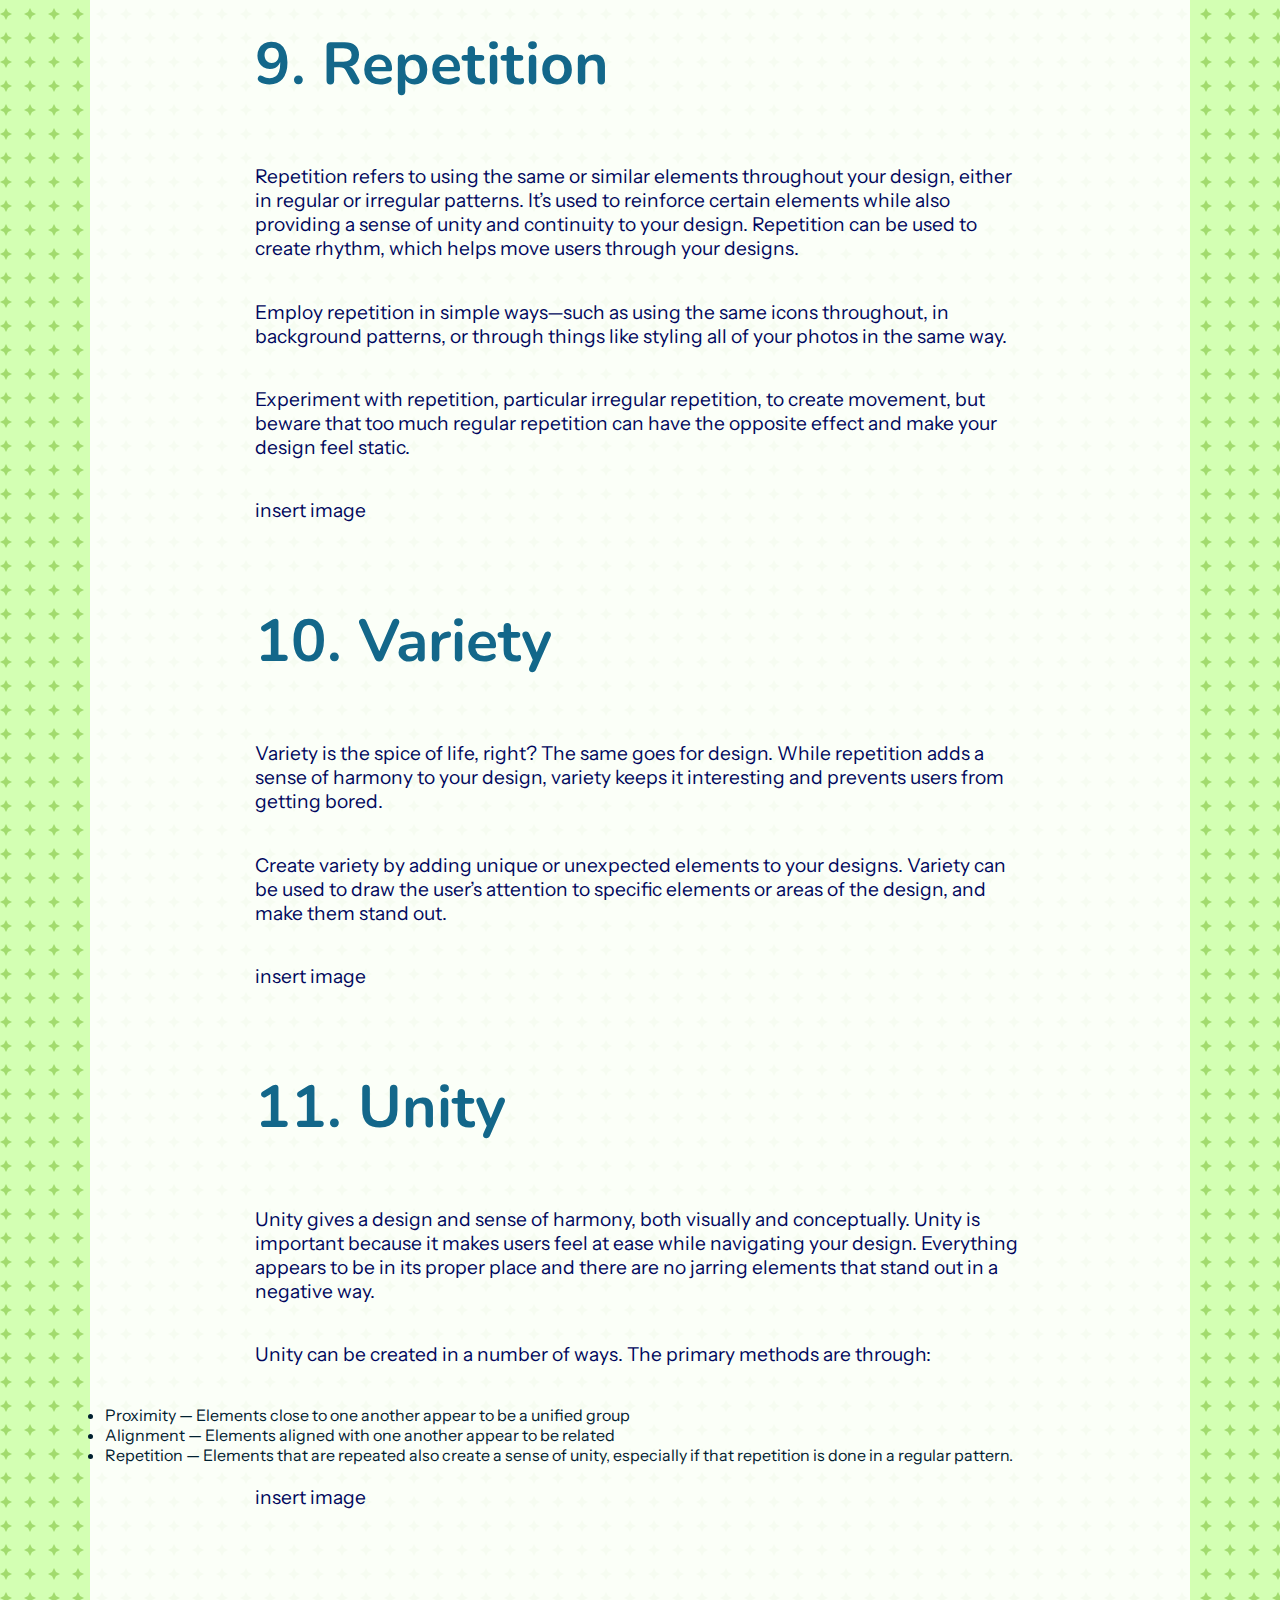
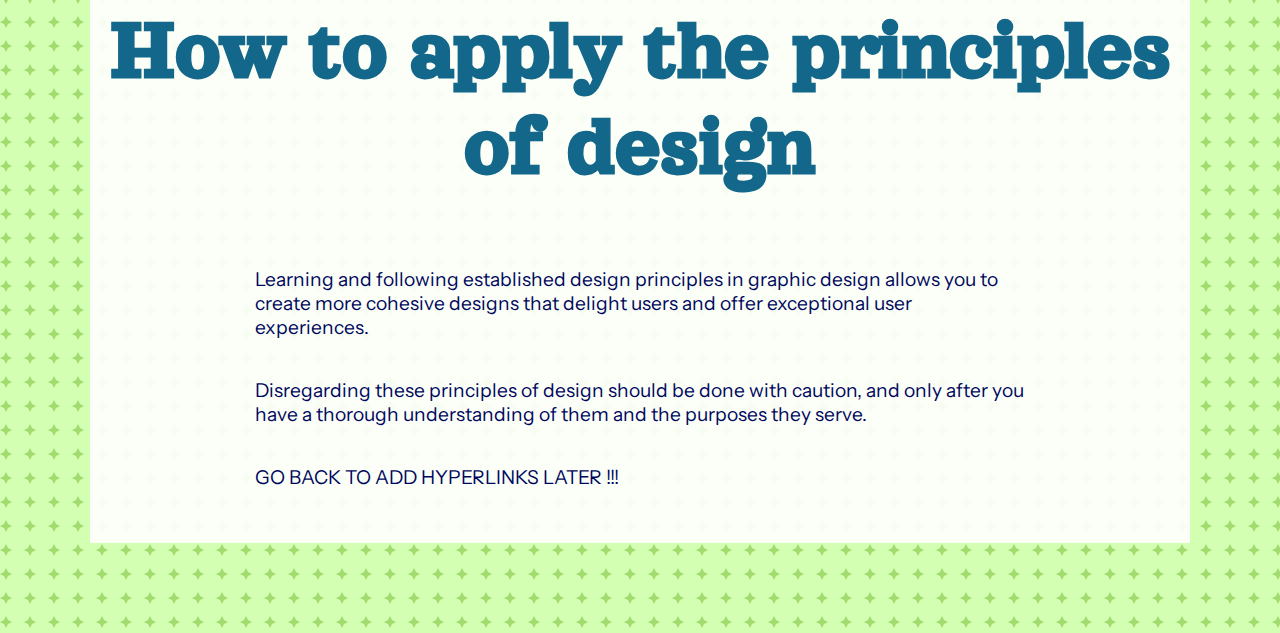
<file: principles.html>
<!doctype html>
<html>
<head>
<meta charset="UTF-8">
<title>principles</title>
<link href="style (1) (1).css" rel="stylesheet" type="text/css">
	
<link rel="preconnect" href="https://fonts.googleapis.com">
<link rel="preconnect" href="https://fonts.gstatic.com" crossorigin>
<link href="https://fonts.go</p>ogleapis.com/css2?family=Roboto:ital,wght@0,100..900;1,100..900&display=swap" rel="stylesheet">
	
<link rel="preconnect" href="https://fonts.googleapis.com">
<link rel="preconnect" href="https://fonts.gstatic.com" crossorigin>
<link href="https://fonts.googleapis.com/css2?family=Orelega+One&display=swap" rel="stylesheet">
	
<link rel="preconnect" href="https://fonts.googleapis.com">
<link rel="preconnect" href="https://fonts.gstatic.com" crossorigin>
<link href="https://fonts.googleapis.com/css2?family=Lato:ital,wght@0,100;0,300;0,400;0,700;0,900;1,100;1,300;1,400;1,700;1,900&display=swap" rel="stylesheet">
	
<link rel="preconnect" href="https://fonts.googleapis.com">
<link rel="preconnect" href="https://fonts.gstatic.com" crossorigin>
<link href="https://fonts.googleapis.com/css2?family=Nunito:ital,wght@0,200..1000;1,200..1000&display=swap" rel="stylesheet">
	
<link rel="preconnect" href="https://fonts.googleapis.com">
<link rel="preconnect" href="https://fonts.gstatic.com" crossorigin>
<link href="https://fonts.googleapis.com/css2?family=Instrument+Sans:ital,wght@0,400..700;1,400..700&display=swap" rel="stylesheet">
	
</head>

<body>
	
<nav>
<ul>
  <li><a href="typography.html">Typography</a></li>
  <li><a href="color.html">Color</a></li>
  <li><a href="principles.html">Principles</a></li>
  <li><a href="about.html">About</a></li>
</ul>
</nav>

<header>
<h1>11 Principles of Design (and How To Use Them)</h1>
<h3>Learn 11 core principles of design and how to apply them to your graphic design work. Check out visual examples of essential design principles.</h3>
</header>


<section>
<div class="text-box">


<p>There’s much debate over exactly how many principles of design exist. Some designers say 7, others 12, and still others somewhere in between. But when it comes to design principles, numbers aren’t the important thing.</p>
<p>Principles of design give designers a set of guidelines for how to design visually appealing compositions that create wonderful user experiences.</p>
<p>By following basic principles of design like hierarchy, balance, unity, and variety, you can create digital products and graphic designs that people love to use.</p>
<p><strong>The 11 principles of design every graphic designer should be familiar with:</strong></p>
	<li><strong>Hierarchy</strong></li>
	<li><strong>Balance</strong></li>
	<li><strong>Alignment</strong></li>
	<li><strong>Emphasis</strong></li>
	<li><strong>Proportion</strong></li>
	<li><strong>Movement</strong></li>
	<li><strong>Negative Space</strong></li>
	<li><strong>Contrast</strong></li>
	<li><strong>Repetition</strong></li>
	<li><strong>Variety</strong></li>
	<li><strong>Unity</strong></li>
<p>insert image</p>


<h3>1. Hierarchy</h3>
	<p>Visual hierarchy is a vital part of good design. If everything on your page looks like it has the same importance, then nothing appears important. You need to use visual cues to tell people what to pay attention to first, second, third, etc.</p>
	<p>Create visual hierarchy through things like scale (the relative size of elements) and color. Typographic hierarchy can be created by using different typefaces, sizes, and font weights.</p>
	<p>The point is to make sure the most important element on the page stands out among the rest.</p>
	<p>insert image</p>
	
<h3>2. Balance</h3>
	<p>Balance within a composition can be achieved in a couple of different ways. Symmetrical balance is the most straightforward. It’s achieved when elements on either side of a central vertical axis are basically the same. For example, two text blocks on either side of the page would create symmetrical balance, even if the content of those blocks wasn’t identical.</p>
	<p>Asymmetrical balance is achieved when the elements on either side of a central axis aren’t the same. For example, you might have a large image on one side balanced out by prominent text on the other. It can also be achieved when the vertical axis that divides two elements isn’t placed directly in the center of the page. In that case, the narrower element should have a “heavier” visual weight than the wider one to achieve a balanced look.</p>
	<p>Whichever type of balance technique you use, the result should feel right. It should give the viewer a sense of harmony and not make them feel uneasy.</p>
	<p>insert image</p>
	
<h3>3. Alignment</h3>
	<p>Alignment refers to how text or graphic elements are lined up on a page. This can refer to their alignment in relation to the entire composition (left, center, or right-aligned) as well as their alignment to one another.</p>
	<p>When elements aren’t aligned properly, especially in relation to one another, it adds a sense of chaos to the composition. It looks haphazard and messy.</p>
	<p>When it comes to this principle of design, be sure to align elements properly in relation to one another, and be consistent with the alignment of various elements, such as always centering headlines.</p>
	<p>insert image</p>
	
<h3>4. Emphasis</h3>
	<p>Emphasis is the part of a design that catches the eye of the user—a focal point, in other words. Ideally, this should be the most important part of the design, whether that’s the headline, an image, or a CTA. But that doesn’t always happen.</p>
	<p>Inexperienced designers may inadvertently emphasize the wrong parts of the page, creating confusion on the part of the user.</p>
	<p>Be sure to emphasize the parts you want your users to look at first. You can do this through things like scale, white space, color, shadow, pattern, or other techniques.</p>
	<p>insert image</p>
	
<h3>5. Proportion</h3>
	<p>Proportion, also referred to as scale, is the relative size of objects within a design. Elements that are larger in relation to others will stand out more and appear to have more importance to users. Smaller elements appear less important.</p>
	<p>Use proportion to create visual interest by drawing the viewer’s eye to particular visual elements within your designs.</p>
	<p>Just keep in mind that too much of a difference in the scale of items can make the smallest items get lost entirely, or make the largest ones appear comically large.</p>
	<p>insert image</p>
	
<h3>6. Movement</h3>
	<p>Movement refers to the way a user’s eyes move across your composition. Dynamic designs encourage lots of eye movement, while static ones encourage less. The best designers can, to an extent, control which elements users focus on by placing them along the path of the most natural eye movement patterns.</p>
	<p>It’s important to familiarize yourself with the most common eye movement patterns, F- and Z-patterns, and the layer cake pattern. F- and Z-patterns are more common on image-heavy pages, while the layer cake pattern is facilitated by lots of text with headings and subheadings.</p>
	<p>insert image</p>
	
<h3>7. Negative Space</h3>
	<p>Negative space in a design, also called white space, is space that has no design elements (other than possibly a background color or subtle pattern or texture).</p>
	<p>As a design principle, negative space is essential because it gives the elements in your composition room to breathe. Without white space, pages look cluttered and are hard to navigate.</p>
	<p>Be sure to leave some space around elements on your pages, especially the most important ones. This white space makes them stand out more and facilitates a better user experience.</p>
	<p>Get inspired: 3 ways to use negative space in logo design</p>
	
<h3>8. Contrast</h3>
	<p>Contrast can be achieved through color, shape, size, or similar properties of elements, and refers to the differences between them. Color contrast is often the first thing people think of, but differences in the sizes of elements, their shape, or some other property also create contrast.</p>
	<p>Contrast serves two very important functions. First, it allows you to make elements stand out from one another. A complete lack of contrast would result in a design that’s simply a single background color with no other visible elements — not exactly a functional design. A design where you can see different elements automatically has some level of contrast.</p>
	<p>The second important function of contrast is accessibility. Sufficient contrast between elements, especially text and its background, is vital for creating an accessible design. People with vision impairments can have a difficult time reading text on a screen that is too small or does not have sufficient color contrast. There are accessibility tools available for checking that your designs have sufficient color contrast for accessibility purposes.</p>
	<p>insert image</p>
	
<h3>9. Repetition</h3>
	<p>Repetition refers to using the same or similar elements throughout your design, either in regular or irregular patterns. It’s used to reinforce certain elements while also providing a sense of unity and continuity to your design. Repetition can be used to create rhythm, which helps move users through your designs.</p>
	<p>Employ repetition in simple ways—such as using the same icons throughout, in background patterns, or through things like styling all of your photos in the same way.</p>
	<p>Experiment with repetition, particular irregular repetition, to create movement, but beware that too much regular repetition can have the opposite effect and make your design feel static.</p>
	<p>insert image</p>
	
<h3>10. Variety</h3>
	<p>Variety is the spice of life, right? The same goes for design. While repetition adds a sense of harmony to your design, variety keeps it interesting and prevents users from getting bored.</p>
	<p>Create variety by adding unique or unexpected elements to your designs. Variety can be used to draw the user’s attention to specific elements or areas of the design, and make them stand out.</p>
	<p>insert image</p>
	
<h3>11. Unity</h3>
	<p>Unity gives a design and sense of harmony, both visually and conceptually. Unity is important because it makes users feel at ease while navigating your design. Everything appears to be in its proper place and there are no jarring elements that stand out in a negative way.</p>
	<p>Unity can be created in a number of ways. The primary methods are through:</p>
	<li><strong>Proximity</strong> — Elements close to one another appear to be a unified group</li>
	<li><strong>Alignment</strong> — Elements aligned with one another appear to be related</li>
	<li><strong>Repetition</strong> — Elements that are repeated also create a sense of unity, especially if that repetition is done in a regular pattern.</li>
	<p>insert image</p>
	
	
<h2>How to apply the principles of design</h2>
	<p>Learning and following established design principles in graphic design allows you to create more cohesive designs that delight users and offer exceptional user experiences.</p>
	<p>Disregarding these principles of design should be done with caution, and only after you have a thorough understanding of them and the purposes they serve. </p>
	<p>GO BACK TO ADD HYPERLINKS LATER !!!</p>
	
	
	
	
	
	
	
	
	
</div>
</section>
</body>
</html>
</file>
<file: style (1) (1).css>
@charset "UTF-8";
body {
 font-family: "Instrument Sans", sans-serif;
  font-optical-sizing: auto;
  font-weight: 100;
  font-style: normal; 
  font-variation-settings:
    "wdth" 100;
  margin: 0;
  color: #012030;
  font-size: 1em;
 
  background-color: #d3ffb3;
  background-image: url("data:image/svg+xml,%3Csvg xmlns='http://www.w3.org/2000/svg' width='24' height='24' viewBox='0 0 24 24'%3E%3Cg fill='%2358a507' fill-opacity='0.4'%3E%3Cpolygon fill-rule='evenodd' points='8 4 12 6 8 8 6 12 4 8 0 6 4 4 6 0 8 4'/%3E%3C/g%3E%3C/svg%3E");  
}

ul {
  position: fixed;
  top: 0;
  width: 100%;
  list-style-type: none;
  margin: 0;
  padding: 0;
  background-color:#098F0A;
  display: flex;
  justify-content: center;
}

ul li a {
  display: block;
  color: white;
  padding: 16px;
  text-decoration: none;
  font-size: 2em;
  border: 1px solid #fff
}

ul li {
  float: left;
  width: 25%;
  
}


ul li a:hover {
  background-color:#FFFFFF;
  color: #009200;
}

.visited {
	background-color: aqua;
	color: #009200;
}

h1 {
	color: #010027;
  	font-family: "Orelega One", serif;
  	font-weight: 400;
  	font-style: normal;
	font-size: 6em;
	padding-bottom: 30px;
	text-align: center;
}

a {
	color: #2945FF;
	
}
a:hover {
	color: lightcoral;
}

a.button {
	background-color: #91DD5E;
	color: white;
	text-decoration: none;
	font-size: 1.4em;
	text-align: center;
	display: inline-block;
	border-radius: 50px;
	padding: 18px;
	cursor: pointer;
}

.button:hover {
	background-color: white;
	color: #91DD5E;
}

.center {
  display: flex;
  justify-content: center;
  align-items: center;
}

h2 {
	color: #13678A;
	font-family: "Orelega One", serif;
	font-size: 5.5em;
	text-align: center;
		
}

h3 {
	font-family: "Nunito", sans-serif;
	color: #13678A;
	font-size: 3.7em;
	margin-left: 150px;
	margin-right: 150px;
}

img {
	padding: 40px;
    display: block;
    margin: auto;
}

.leftImage {
	float: left;
	padding-right: 50px;
}

.rightImage {
	float: right;
	padding-left: 50px;
	padding-bottom: 50px;
	padding-top: 50px;
}

p {
	font-family: "Instrument Sans", sans-serif;
	padding-bottom: 20px;
	font-size: 1.2em;
	color: #00075D;
	margin-left: 150px;
	margin-right: 150px;
}

footer {
	background-color:#91DD5E;
	color: #D1FEB4;
	/*position: fixed; this makes the header be there at the bottom wherever you scroll*/
	bottom: 0;
	width: 100%;
	padding: 5%;
}

header {
	padding: 7%;
	padding-top: 2%;
	padding-bottom: 2%;
	background-color: #7FEE9C;
}

section {
	padding: 7%;
}

section.BG {
	background-color: #92FCE5;
}

q {
	color: #00698D;
	font-size: 1.5em;
	letter-spacing: 1px;
	border-width: thin;
}

.text-box {
	background-color: rgba(255, 255, 255, 0.9);
	padding: 15px;
	margin-top: 20px;
}
</file>
